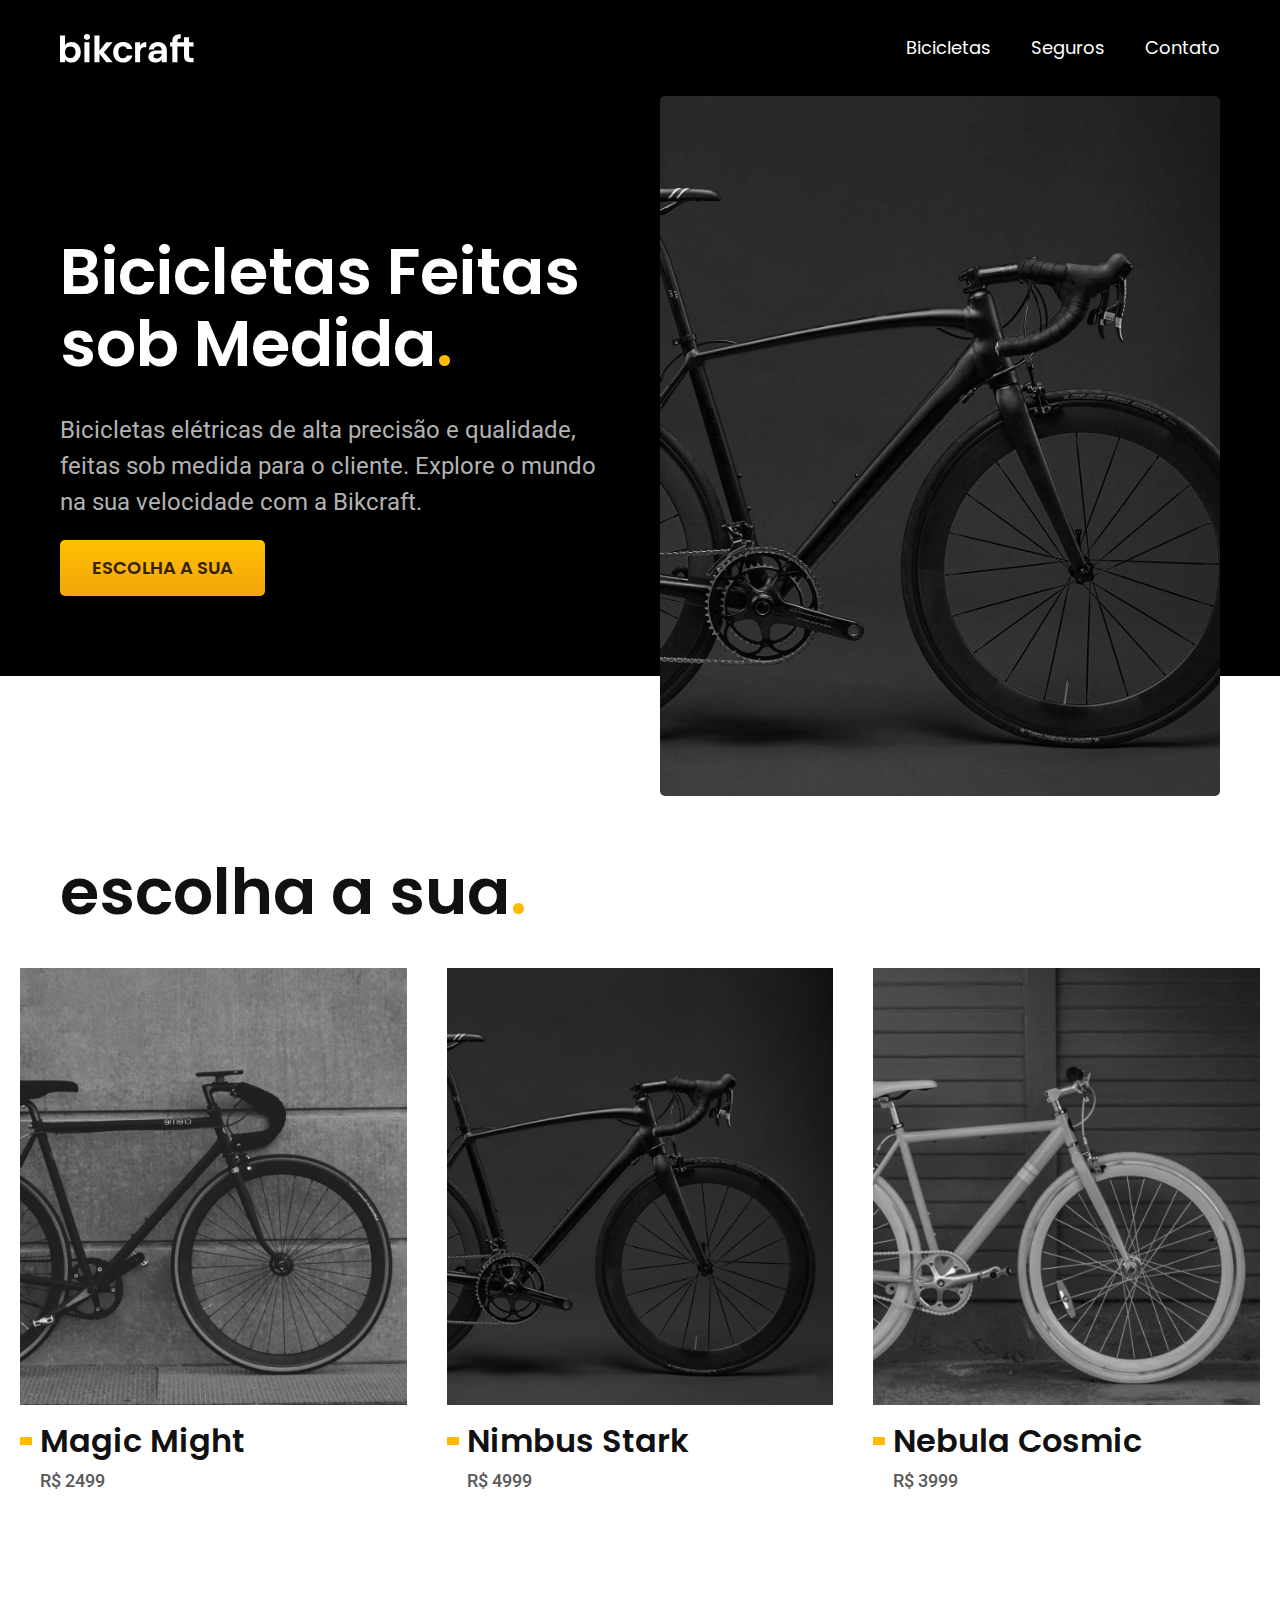
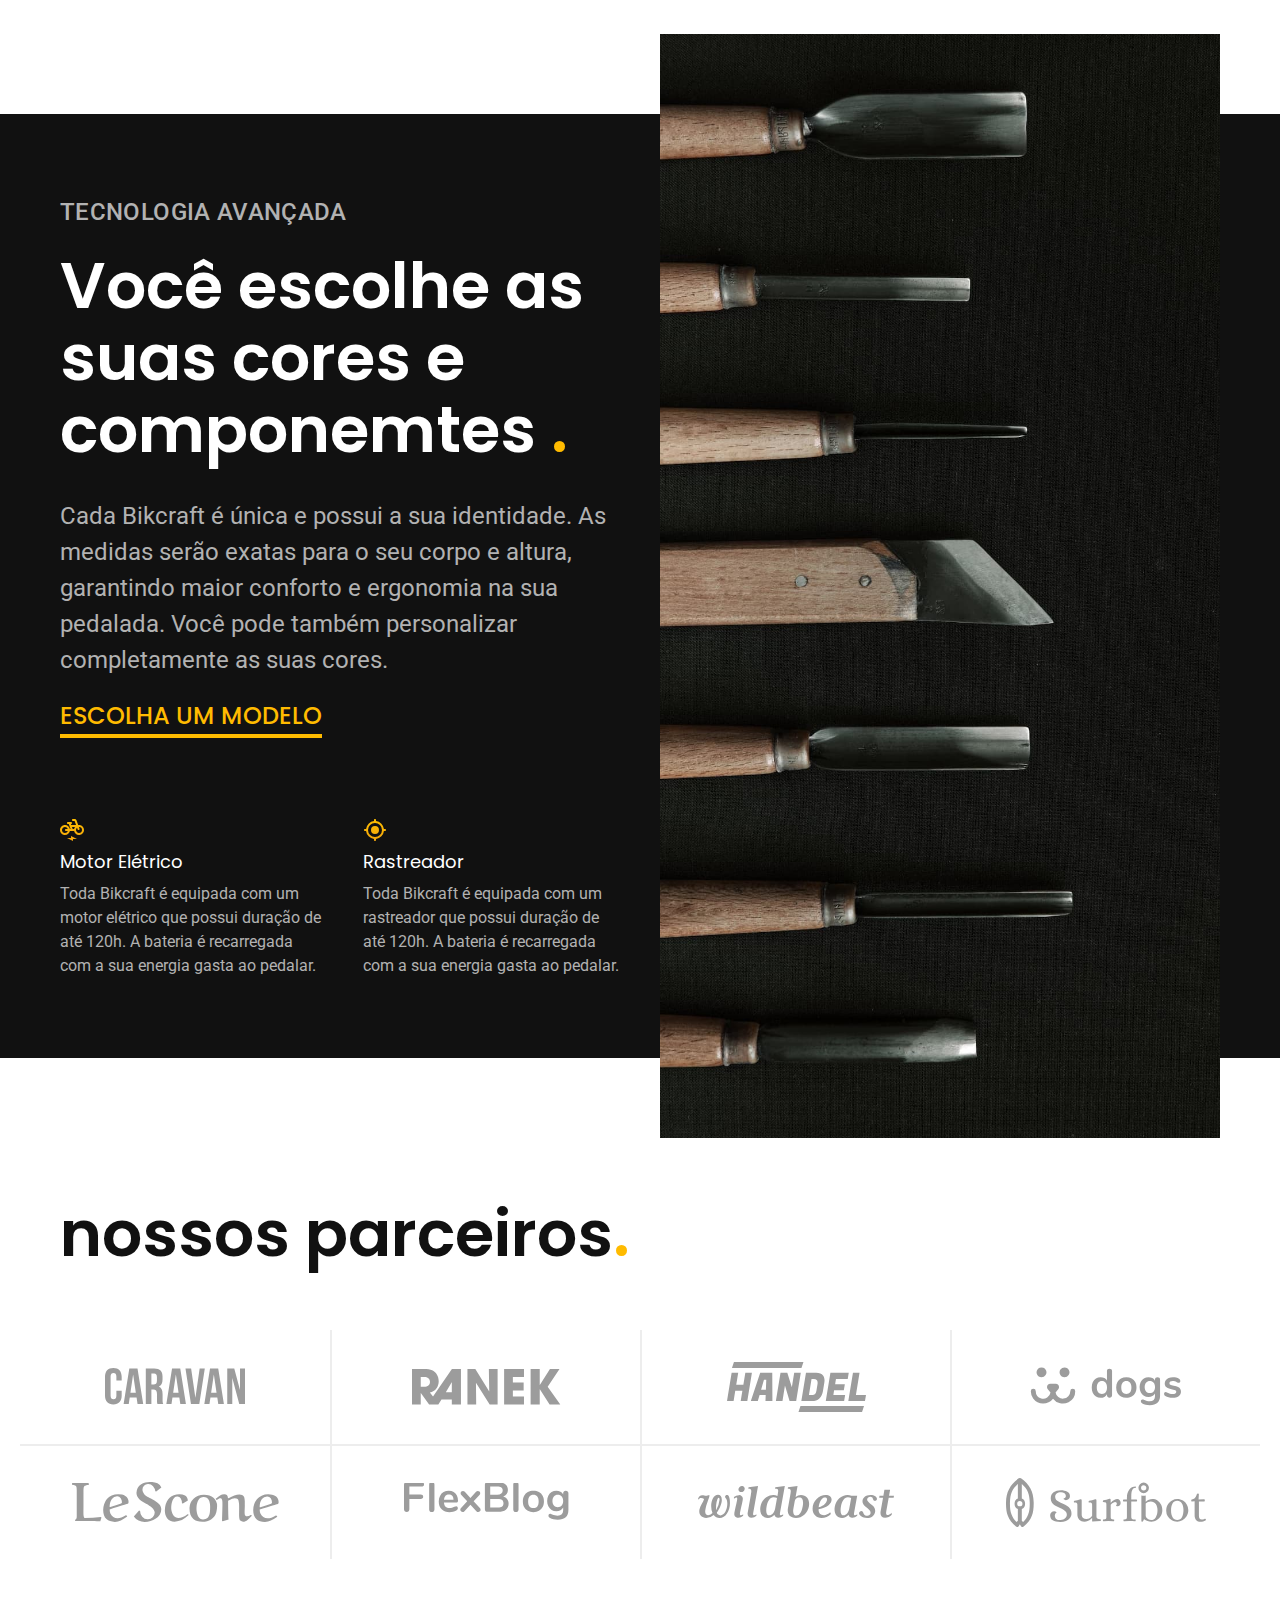
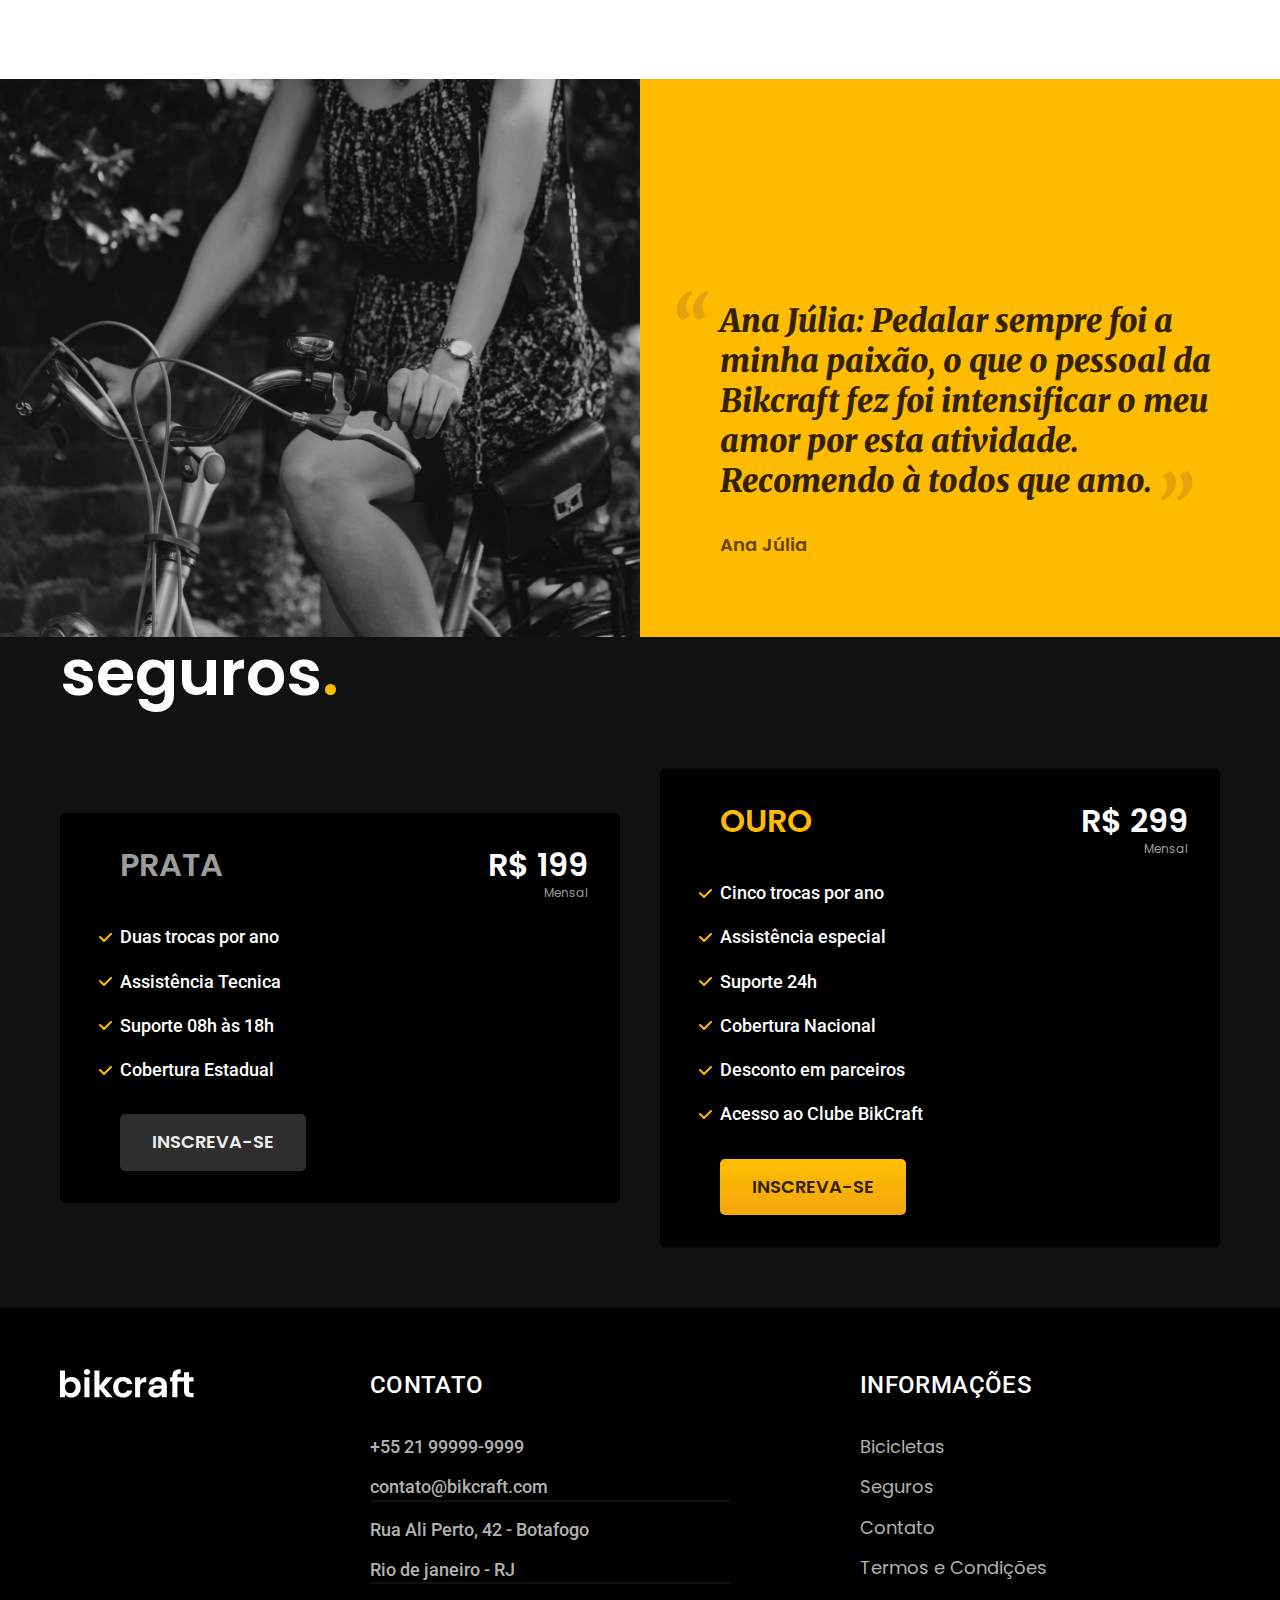
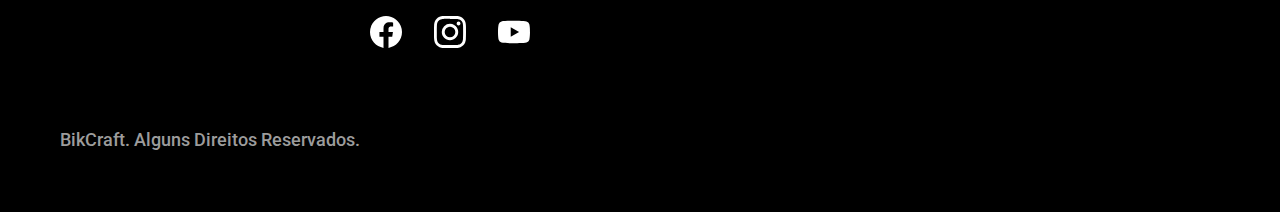
<file: index.html>
<!DOCTYPE html>
<html lang="pt-br">

<head>
  <meta charset="UTF-8">
  <meta http-equiv="X-UA-Compatible" content="IE=edge">
  <meta name="viewport" content="width=device-width, initial-scale=1.0">
  <title>BikCraft - Bicicletas Elétricas</title>
  <meta name="description" content="Bicicletas elétricas de alta precisão e qualidade,  feitas sob medida para o cliente. Explore o mundo na sua velocidade com a Bikcraft.">
  <link rel="stylesheet" href="/css/style.css">

  <link rel="preconnect" href="https://fonts.googleapis.com">
  <link rel="preconnect" href="https://fonts.gstatic.com" crossorigin>
  <link href="https://fonts.googleapis.com/css2?family=Merriweather:ital,wght@1,900&family=Poppins:wght@400;600&family=Roboto:wght@400;500&display=swap" rel="stylesheet">
</head>

<body>
  <header class="header-bg">
    <div class="header container">
      <a href="../">
        <img src="/img/bikcraft.svg" alt="BikCraft">
      </a>

      <nav aria-label="Primaria">
        <ul class="header-menu font-1-m">
          <li><a href="../bicicletas.html">Bicicletas</a></li>
          <li><a href="../seguros.html">Seguros</a></li>
          <li><a href="../contato.html">Contato</a></li>
        </ul>
      </nav>
    </div>
  </header>

  <main class="introducao-bg">
    <div class="introducao container">
      <div class="introducao-conteudo">
        <h1 class="font-1-xxl">Bicicletas Feitas sob Medida<span class="cor-p1">.</span></h1>
        <p class="font-2-l cor-5">Bicicletas elétricas de alta precisão e qualidade, feitas sob medida para o cliente. Explore o mundo na sua velocidade com a Bikcraft.</p>
        <a class="botao" href="../bicicletas.html">Escolha a sua</a>
      </div>

      <img src="/img/fotos/introducao.jpg" alt="Bicicleta Elétrica Preta">
    </div>
  </main>

  <article class="bicicletas-lista">
    <h2 class="font-1-xxl container">escolha a sua<span class="cor-p1">.</span></h2>
    <ul>
      <li>
        <a href="../bicicletas/magic.html">
          <img src="/img/bicicletas/magic-home.jpg" alt="Bicicleta preta">
          <h3 class="font-1-xl cor-11">Magic Might</h3>
          <span class="font-2-m cor-8">R$ 2499</span>
        </a>
      </li>
      <li>
        <a href="../bicicletas/magic.html">
          <img src="/img/bicicletas/nimbus-home.jpg" alt="Bicicleta preta">
          <h3 class="font-1-xl cor-11">Nimbus Stark</h3>
          <span class="font-2-m cor-8">R$ 4999</span>
        </a>
      </li>
      <li>
        <a href="../bicicletas/magic.html">
          <img src="/img/bicicletas/nebula-home.jpg" alt="Bicicleta preta">
          <h3 class="font-1-xl cor-11">Nebula Cosmic</h3>
          <span class="font-2-m cor-8">R$ 3999</span>
        </a>
      </li>
    </ul>
  </article>

  <article class="tecnologia-bg">
    <div class="tecnologia container">
      <div class="tecnologia-conteudo">
        <span class="font-2-l-b cor-5">Tecnologia Avançada</span>
        <h2 class="font-1-xxl cor-0">Você escolhe as suas cores e componemtes <span class="cor-p1">.</span></h2>
        <p class="font-2-l cor-5">Cada Bikcraft é única e possui a sua identidade. As medidas serão exatas para o seu corpo e altura, garantindo maior conforto e ergonomia na sua pedalada. Você pode também personalizar completamente as suas cores.</p>
        <a class="link" href="../bicicletas.html">Escolha um modelo</a>
        <div class="tecnologia-vantagens">
          <div>
            <img src="../img/icones/eletrica.svg" alt="">
            <h3 class="font-1-m cor-0">Motor Elétrico</h3>
            <p class="font-2-s cor-5">Toda Bikcraft é equipada com um motor elétrico que possui duração de até 120h. A bateria é recarregada com a sua energia gasta ao pedalar.</p>
          </div>
          <div>
            <img src="../img/icones/rastreador.svg" alt="">
            <h3 class="font-1-m cor-0">Rastreador</h3>
            <p class="font-2-s cor-5">Toda Bikcraft é equipada com um rastreador que possui duração de até 120h. A bateria é recarregada com a sua energia gasta ao pedalar.</p>
          </div>
        </div>
      </div>
      <div class="tecnologia-imagem">
        <img src="/img/fotos/tecnologia.jpg" alt="">
      </div>
    </div>
  </article>

  <section class="parceiros" aria-label="Nossos parceiros">
    <h2 class="font-1-xxl container">nossos parceiros<span class="cor-p1">.</span></h2>

    <ul>
      <li><img src="/img/parceiros/caravan.svg" alt="caravan"></li>
      <li><img src="/img/parceiros/ranek.svg" alt="ranek"></li>
      <li><img src="/img/parceiros/handel.svg" alt="handel"></li>
      <li><img src="/img/parceiros/dogs.svg" alt="dogs"></li>
      <li><img src="/img/parceiros/lescone.svg" alt="lescone"></li>
      <li><img src="/img/parceiros/flexblog.svg" alt="flexblog"></li>
      <li><img src="/img/parceiros/wildbeast.svg" alt="wildbeast"></li>
      <li><img src="/img/parceiros/surfbot.svg" alt="surfbot"></li>
    </ul>
  </section>

  <section class="depoimento" aria-label="Depoimento">
    <div>
      <img src="/img/fotos/depoimento.jpg" alt="Pessoa peladando uma BikCraft">
    </div>
    <div class="depoimento-conteudo">
      <blockquote class="font-1-xl cor-p5">
        <p>Ana Júlia: Pedalar sempre foi a minha paixão, o que o pessoal da Bikcraft fez foi intensificar o meu amor por esta atividade. Recomendo à todos que amo.
        </p>
      </blockquote>
      <span class="font-1-m-b cor-p4">Ana Júlia</span>
    </div>
  </section>

  <article class="seguros-bg">
    <h2 class="font-1-xxl container cor-0">seguros<span class="cor-p1">.</span></h2>
    <div class="seguros container">
      <div class="seguros-item">
        <h3 class="font-1-xl cor-6">PRATA</h3>
        <span class="font-1-xl cor-0">R$ 199 <span class="font-1-xs cor-6">Mensal</span></span>
        <ul class="font-2-m cor-0">
          <li>Duas trocas por ano</li>
          <li>Assistência Tecnica</li>
          <li>Suporte 08h às 18h</li>
          <li>Cobertura Estadual</li>
        </ul>
        <a class="botao secundario" href="../orcamento.html">Inscreva-se</a>
      </div>

      <div class="seguros-item">
        <h3 class="font-1-xl cor-p1">OURO</h3>
        <span class="font-1-xl cor-0">R$ 299 <span class="font-1-xs cor-6">Mensal</span></span>
        <ul class="font-2-m cor-0">
          <li>Cinco trocas por ano</li>
          <li>Assistência especial</li>
          <li>Suporte 24h</li>
          <li>Cobertura Nacional</li>
          <li>Desconto em parceiros</li>
          <li>Acesso ao Clube BikCraft</li>
        </ul>
        <a class="botao" href="../orcamento.html">Inscreva-se</a>
      </div>
    </div>
  </article>

  <footer class="footer-bg">
    <div class="footer container">
      <img src="/img/bikcraft.svg" alt="Logo BikCraft">
      <div class="footer-contato">
        <h3 class="font-2-l-b cor-0">Contato</h3>
        <ul class="font-2-m cor-5">
          <li><a href="tel:+5521999999999">+55 21 99999-9999</a></li>
          <li><a href="mailto:contato@bikcraft.com"></a>contato@bikcraft.com</li>
          <li>Rua Ali Perto, 42 - Botafogo</li>
          <li>Rio de janeiro - RJ</li>
        </ul>
        <div class="footer-redes">
          <a href="/">
            <img src="/img/redes/facebook.svg" alt="Instagra,">
          </a>
          <a href="/">
            <img src="/img/redes/instagram.svg" alt="FaceBook">
          </a>
          <a href="/">
            <img src="/img/redes/youtube.svg" alt="Youtube">
          </a>
        </div>
      </div>
      <div class="footer-informacoes">
        <h3 class="font-2-l-b cor-0">Informações</h3>
        <nav>
          <ul class="font-1-m cor-5">
            <li><a href="../bicicletas.html">Bicicletas</a></li>
            <li><a href="../seguros.html">Seguros</a></li>
            <li><a href="../contato.html">Contato</a></li>
            <li><a href="../termos.html">Termos e Condições</a></li>
          </ul>
        </nav>
      </div>
      <p class="footer-copy font-2-m cor-6">BikCraft. Alguns Direitos Reservados.</p>
    </div>
  </footer>
</body>




</html>
</file>
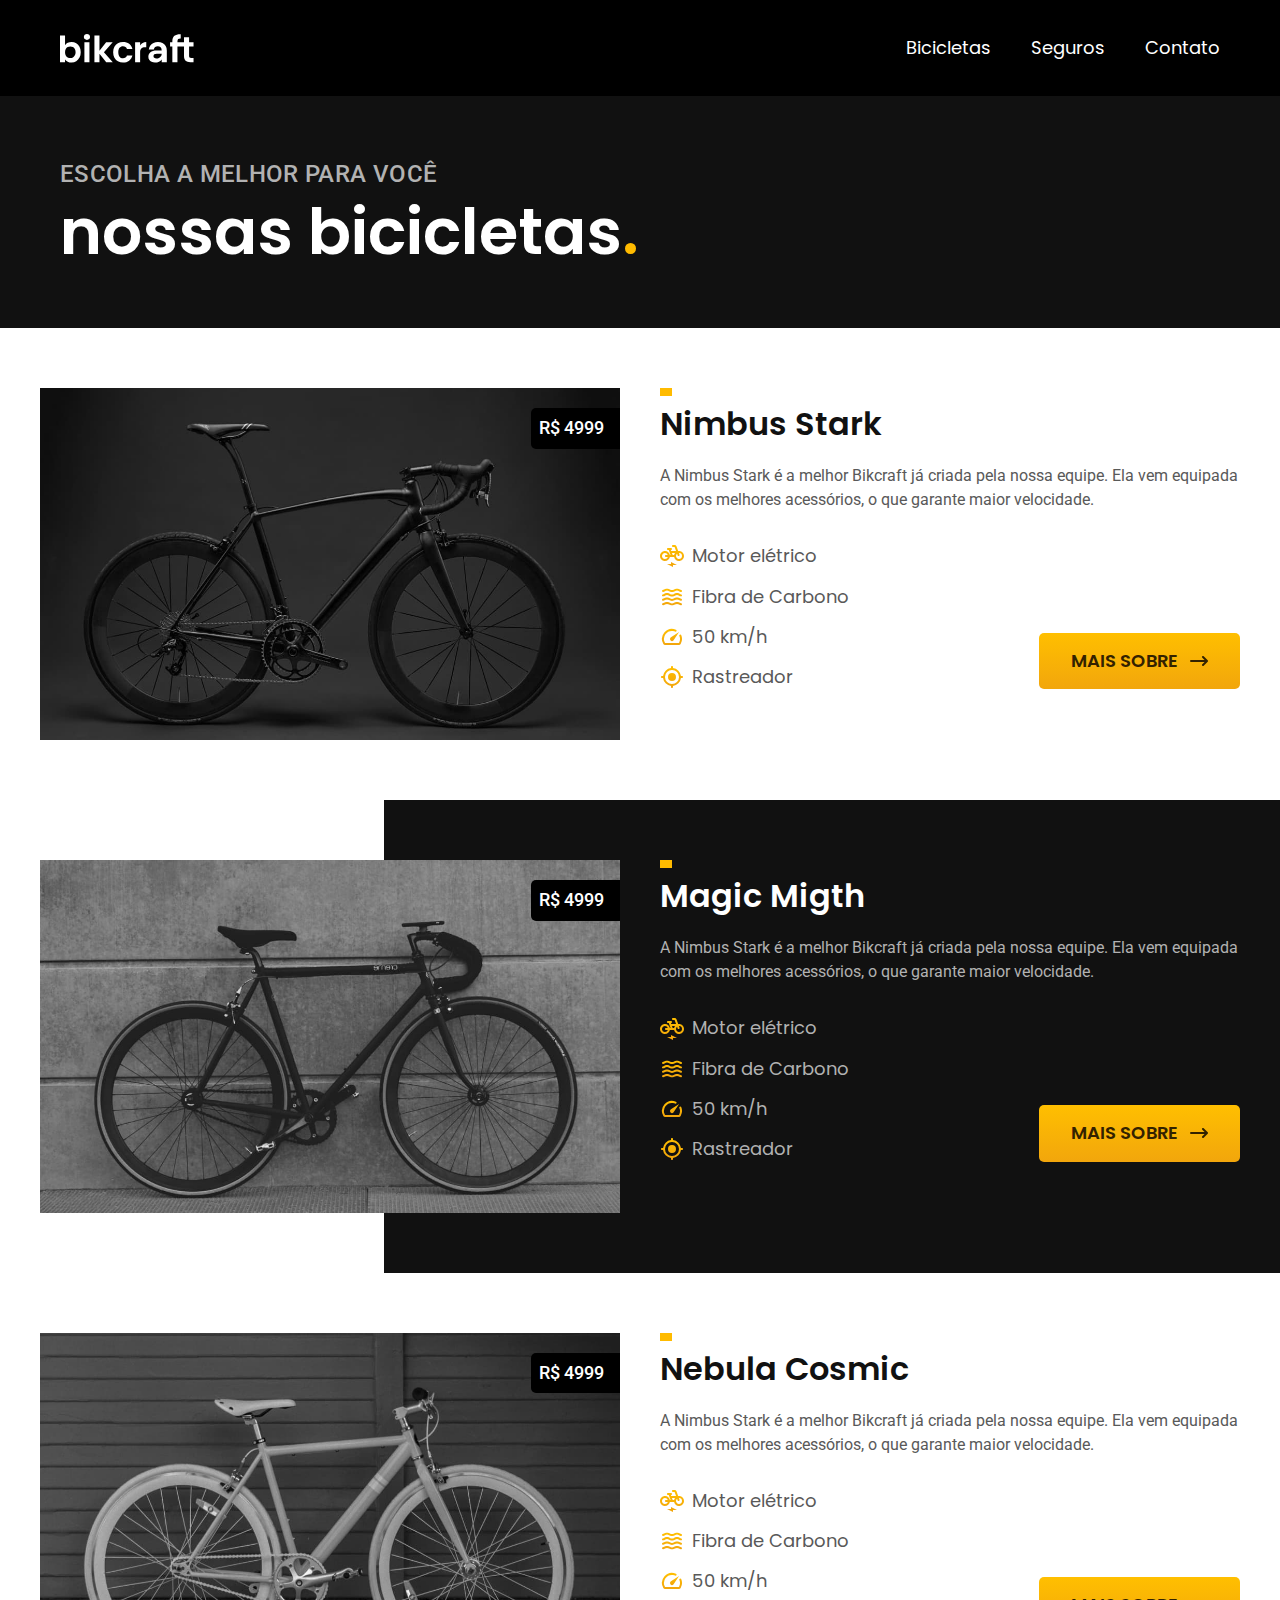
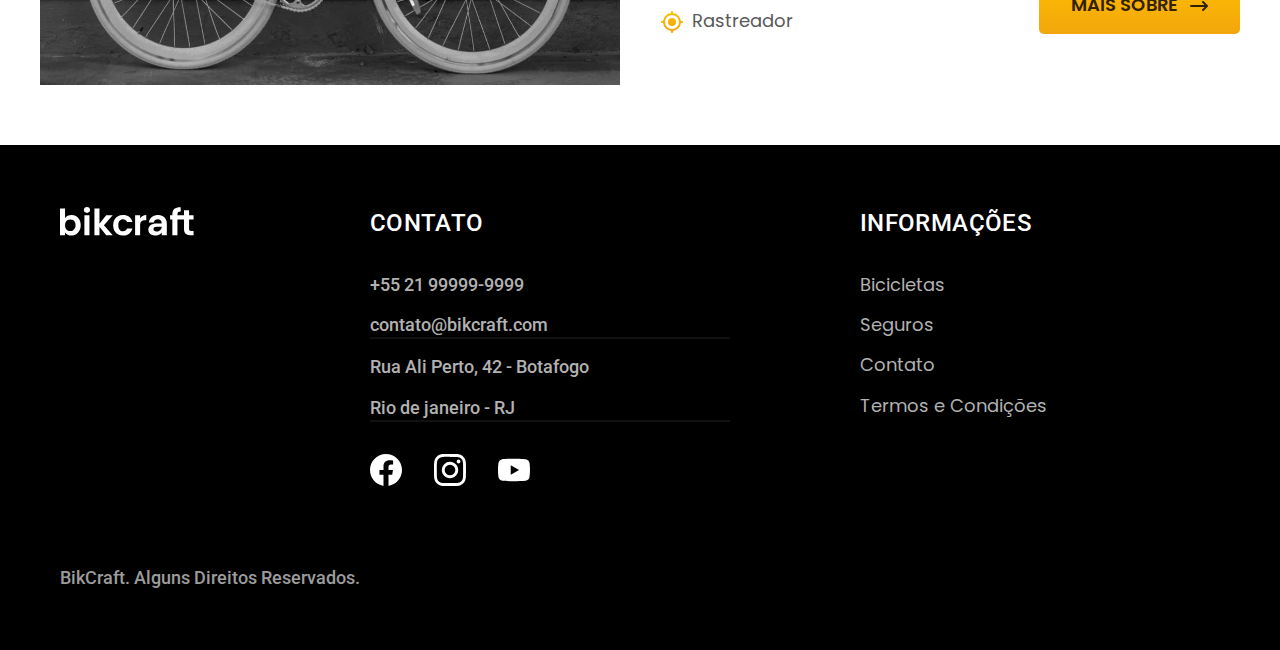
<file: bicicletas.html>
<!DOCTYPE html>
<html lang="pt-br">

<head>
  <meta charset="UTF-8">
  <meta http-equiv="X-UA-Compatible" content="IE=edge">
  <meta name="viewport" content="width=device-width, initial-scale=1.0">
  <title>Bicicletas | BikCraft</title>
  <meta name="description" content="Termos e Condições">
  <link rel="stylesheet" href="/css/style.css">

  <link rel="preconnect" href="https://fonts.googleapis.com">
  <link rel="preconnect" href="https://fonts.gstatic.com" crossorigin>
  <link href="https://fonts.googleapis.com/css2?family=Merriweather:ital,wght@1,900&family=Poppins:wght@400;600&family=Roboto:wght@400;500&display=swap" rel="stylesheet">
</head>

<body id="bicicletas">
  <header class="header-bg">
    <div class="header container">
      <a href="../">
        <img src="/img/bikcraft.svg" alt="BikCraft">
      </a>

      <nav aria-label="Primaria">
        <ul class="header-menu font-1-m">
          <li><a href="../bicicletas.html">Bicicletas</a></li>
          <li><a href="../seguros.html">Seguros</a></li>
          <li><a href="../contato.html">Contato</a></li>
        </ul>
      </nav>
    </div>
  </header>

  <main>
    <div class="titulo-bg">
      <div class="titulo container">
        <p class="font-2-l-b cor-5">Escolha a melhor para você</p>
        <h1 class="font-1-xxl cor-0">nossas bicicletas<span class="cor-p1">.</span></h1>
      </div>
    </div>

    <div class="bicicletas-bg">
      <div class="bicicletas container">
        <div class="bicicletas-imagem">
          <img src="/img/bicicletas/nimbus.jpg" alt="Bicicleta preta">
          <span class="font-2-m cor-0">R$ 4999</span>
        </div>
        <div class="bicicletas-conteudo">
          <h2 class="font-1-xl">Nimbus Stark</h2>
          <p class="font-2-s cor-8">A Nimbus Stark é a melhor Bikcraft já criada pela nossa equipe. Ela vem equipada com os melhores acessórios, o que garante maior velocidade.</p>
          <ul class="font-1-m cor-8">
            <li><img src="/img/icones/eletrica.svg" alt="">Motor elétrico
            </li>
            <li><img src="/img/icones/carbono.svg" alt="">Fibra de Carbono
            </li>
            <li><img src="/img/icones/velocidade.svg" alt="">50 km/h
            </li>
            <li><img src="/img/icones/rastreador.svg" alt="">Rastreador
            </li>
          </ul>
          <a class="botao seta" href="../bicicletas/nimbus.html">Mais Sobre</a>
        </div>
      </div>
    </div>

    <div class="bicicletas-bg">
      <div class="bicicletas container">
        <div class="bicicletas-imagem">
          <img src="/img/bicicletas/magic.jpg" alt="Bicicleta preta">
          <span class="font-2-m cor-0">R$ 4999</span>
        </div>
        <div class="bicicletas-conteudo">
          <h2 class="font-1-xl cor-0">Magic Migth</h2>
          <p class="font-2-s cor-5">A Nimbus Stark é a melhor Bikcraft já criada pela nossa equipe. Ela vem equipada com os melhores acessórios, o que garante maior velocidade.</p>
          <ul class="font-1-m cor-5">
            <li><img src="/img/icones/eletrica.svg" alt="">Motor elétrico
            </li>
            <li><img src="/img/icones/carbono.svg" alt="">Fibra de Carbono
            </li>
            <li><img src="/img/icones/velocidade.svg" alt="">50 km/h
            </li>
            <li><img src="/img/icones/rastreador.svg" alt="">Rastreador
            </li>
          </ul>
          <a class="botao seta" href="../bicicletas/magic.html">Mais Sobre</a>
        </div>
      </div>
    </div>

    <div class="bicicletas-bg">
      <div class="bicicletas container">
        <div class="bicicletas-imagem">
          <img src="/img/bicicletas/nebula.jpg" alt="Bicicleta preta">
          <span class="font-2-m cor-0">R$ 4999</span>
        </div>
        <div class="bicicletas-conteudo">
          <h2 class="font-1-xl">Nebula Cosmic</h2>
          <p class="font-2-s cor-8">A Nimbus Stark é a melhor Bikcraft já criada pela nossa equipe. Ela vem equipada com os melhores acessórios, o que garante maior velocidade.</p>
          <ul class="font-1-m cor-8">
            <li><img src="/img/icones/eletrica.svg" alt="">Motor elétrico
            </li>
            <li><img src="/img/icones/carbono.svg" alt="">Fibra de Carbono
            </li>
            <li><img src="/img/icones/velocidade.svg" alt="">50 km/h
            </li>
            <li><img src="/img/icones/rastreador.svg" alt="">Rastreador
            </li>
          </ul>
          <a class="botao seta" href="../bicicletas/nebula.html">Mais Sobre</a>
        </div>
      </div>
    </div>

  </main>

  <footer class="footer-bg">
    <div class="footer container">
      <img src="/img/bikcraft.svg" alt="Logo BikCraft">
      <div class="footer-contato">
        <h3 class="font-2-l-b cor-0">Contato</h3>
        <ul class="font-2-m cor-5">
          <li><a href="tel:+5521999999999">+55 21 99999-9999</a></li>
          <li><a href="mailto:contato@bikcraft.com"></a>contato@bikcraft.com</li>
          <li>Rua Ali Perto, 42 - Botafogo</li>
          <li>Rio de janeiro - RJ</li>
        </ul>
        <div class="footer-redes">
          <a href="/">
            <img src="/img/redes/facebook.svg" alt="Instagra,">
          </a>
          <a href="/">
            <img src="/img/redes/instagram.svg" alt="FaceBook">
          </a>
          <a href="/">
            <img src="/img/redes/youtube.svg" alt="Youtube">
          </a>
        </div>
      </div>
      <div class="footer-informacoes">
        <h3 class="font-2-l-b cor-0">Informações</h3>
        <nav>
          <ul class="font-1-m cor-5">
            <li><a href="../bicicletas.html">Bicicletas</a></li>
            <li><a href="../seguros.html">Seguros</a></li>
            <li><a href="../contato.html">Contato</a></li>
            <li><a href="../termos.html">Termos e Condições</a></li>
          </ul>
        </nav>
      </div>
      <p class="footer-copy font-2-m cor-6">BikCraft. Alguns Direitos Reservados.</p>
    </div>
  </footer>
</body>
</file>
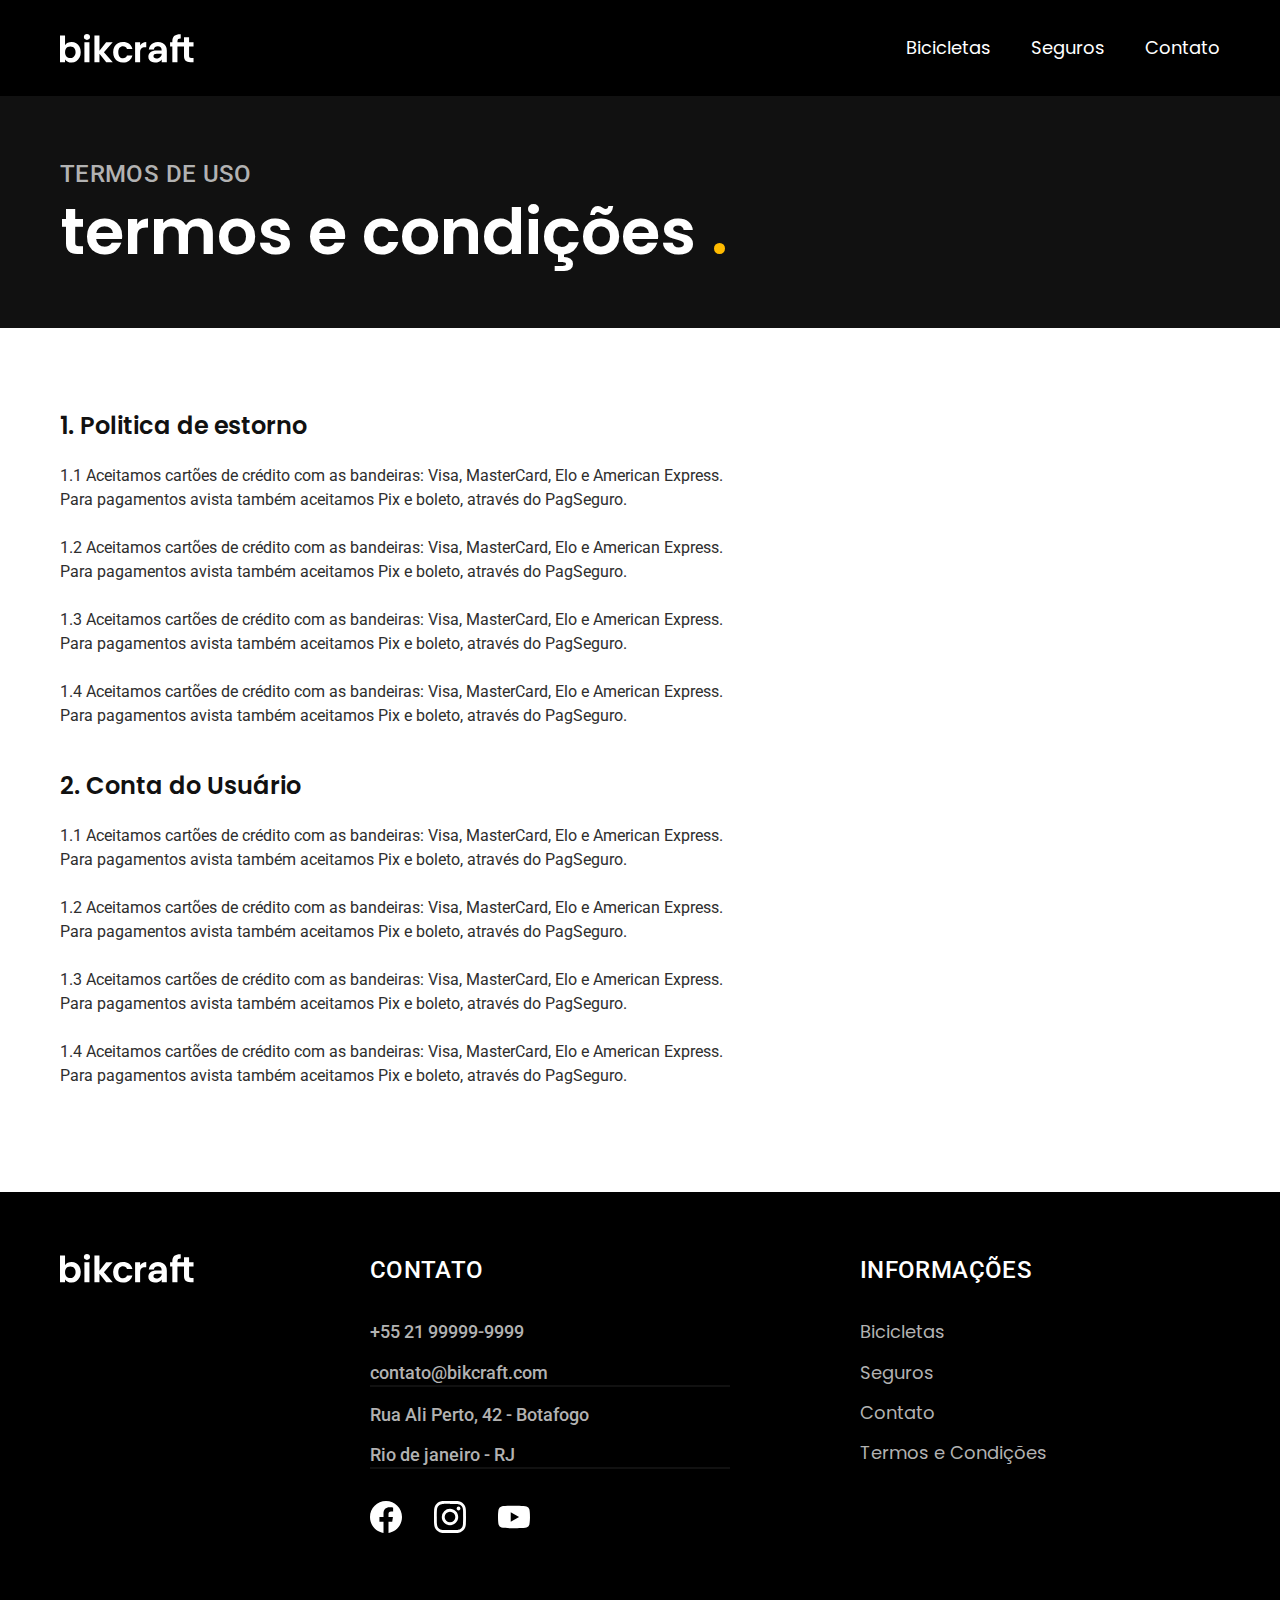
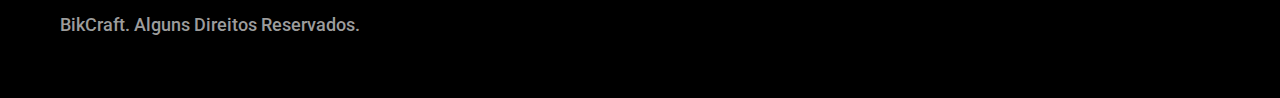
<file: contato.html>
<!DOCTYPE html>
<html lang="pt-br">

<head>
  <meta charset="UTF-8">
  <meta http-equiv="X-UA-Compatible" content="IE=edge">
  <meta name="viewport" content="width=device-width, initial-scale=1.0">
  <title>Termos e Condições | BikCraft</title>
  <meta name="description" content="Termos e Condições">
  <link rel="stylesheet" href="/css/style.css">

  <link rel="preconnect" href="https://fonts.googleapis.com">
  <link rel="preconnect" href="https://fonts.gstatic.com" crossorigin>
  <link href="https://fonts.googleapis.com/css2?family=Merriweather:ital,wght@1,900&family=Poppins:wght@400;600&family=Roboto:wght@400;500&display=swap" rel="stylesheet">
</head>

<body id="termos">
  <header class="header-bg">
    <div class="header container">
      <a href="./">
        <img src="/img/bikcraft.svg" alt="BikCraft">
      </a>

      <nav aria-label="Primaria">
        <ul class="header-menu font-1-m">
          <li><a href="../bicicletas.html">Bicicletas</a></li>
          <li><a href="../seguros.html">Seguros</a></li>
          <li><a href="../contato.html">Contato</a></li>
        </ul>
      </nav>
    </div>
  </header>

  <main>
    <div class="titulo-bg">
      <div class="titulo container">
        <p class="font-2-l-b cor-5">Termos de uso</p>
        <h1 class="font-1-xxl cor-0">termos e condições <span class="cor-p1">.</span></h1>
      </div>
    </div>

    <div class="termos font-2-s cor-10 container">
      <h2 class="font-1-l cor-11">1. Politica de estorno</h2>
      <p>1.1 Aceitamos cartões de crédito com as bandeiras: Visa, MasterCard, Elo e American Express. Para pagamentos avista também aceitamos Pix e boleto, através do PagSeguro.

      <p> 1.2 Aceitamos cartões de crédito com as bandeiras: Visa, MasterCard, Elo e American Express. Para pagamentos avista também aceitamos Pix e boleto, através do PagSeguro.</p>

      <p> 1.3 Aceitamos cartões de crédito com as bandeiras: Visa, MasterCard, Elo e American Express. Para pagamentos avista também aceitamos Pix e boleto, através do PagSeguro.</p>

      <p> 1.4 Aceitamos cartões de crédito com as bandeiras: Visa, MasterCard, Elo e American Express. Para pagamentos avista também aceitamos Pix e boleto, através do PagSeguro.</p>

      <h2 class="font-1-l cor-11">2. Conta do Usuário</h2>
      <p>1.1 Aceitamos cartões de crédito com as bandeiras: Visa, MasterCard, Elo e American Express. Para pagamentos avista também aceitamos Pix e boleto, através do PagSeguro.

      <p> 1.2 Aceitamos cartões de crédito com as bandeiras: Visa, MasterCard, Elo e American Express. Para pagamentos avista também aceitamos Pix e boleto, através do PagSeguro.</p>

      <p> 1.3 Aceitamos cartões de crédito com as bandeiras: Visa, MasterCard, Elo e American Express. Para pagamentos avista também aceitamos Pix e boleto, através do PagSeguro.</p>

      <p> 1.4 Aceitamos cartões de crédito com as bandeiras: Visa, MasterCard, Elo e American Express. Para pagamentos avista também aceitamos Pix e boleto, através do PagSeguro.</p>
    </div>
  </main>

  <footer class="footer-bg">
    <div class="footer container">
      <img src="/img/bikcraft.svg" alt="Logo BikCraft">
      <div class="footer-contato">
        <h3 class="font-2-l-b cor-0">Contato</h3>
        <ul class="font-2-m cor-5">
          <li><a href="tel:+5521999999999">+55 21 99999-9999</a></li>
          <li><a href="mailto:contato@bikcraft.com"></a>contato@bikcraft.com</li>
          <li>Rua Ali Perto, 42 - Botafogo</li>
          <li>Rio de janeiro - RJ</li>
        </ul>
        <div class="footer-redes">
          <a href="/">
            <img src="/img/redes/facebook.svg" alt="Instagra,">
          </a>
          <a href="/">
            <img src="/img/redes/instagram.svg" alt="FaceBook">
          </a>
          <a href="/">
            <img src="/img/redes/youtube.svg" alt="Youtube">
          </a>
        </div>
      </div>
      <div class="footer-informacoes">
        <h3 class="font-2-l-b cor-0">Informações</h3>
        <nav>
          <ul class="font-1-m cor-5">
            <li><a href="../bicicletas.html">Bicicletas</a></li>
            <li><a href="../seguros.html">Seguros</a></li>
            <li><a href="../contato.html">Contato</a></li>
            <li><a href="../termos.html">Termos e Condições</a></li>
          </ul>
        </nav>
      </div>
      <p class="footer-copy font-2-m cor-6">BikCraft. Alguns Direitos Reservados.</p>
    </div>
  </footer>
</body>
</file>
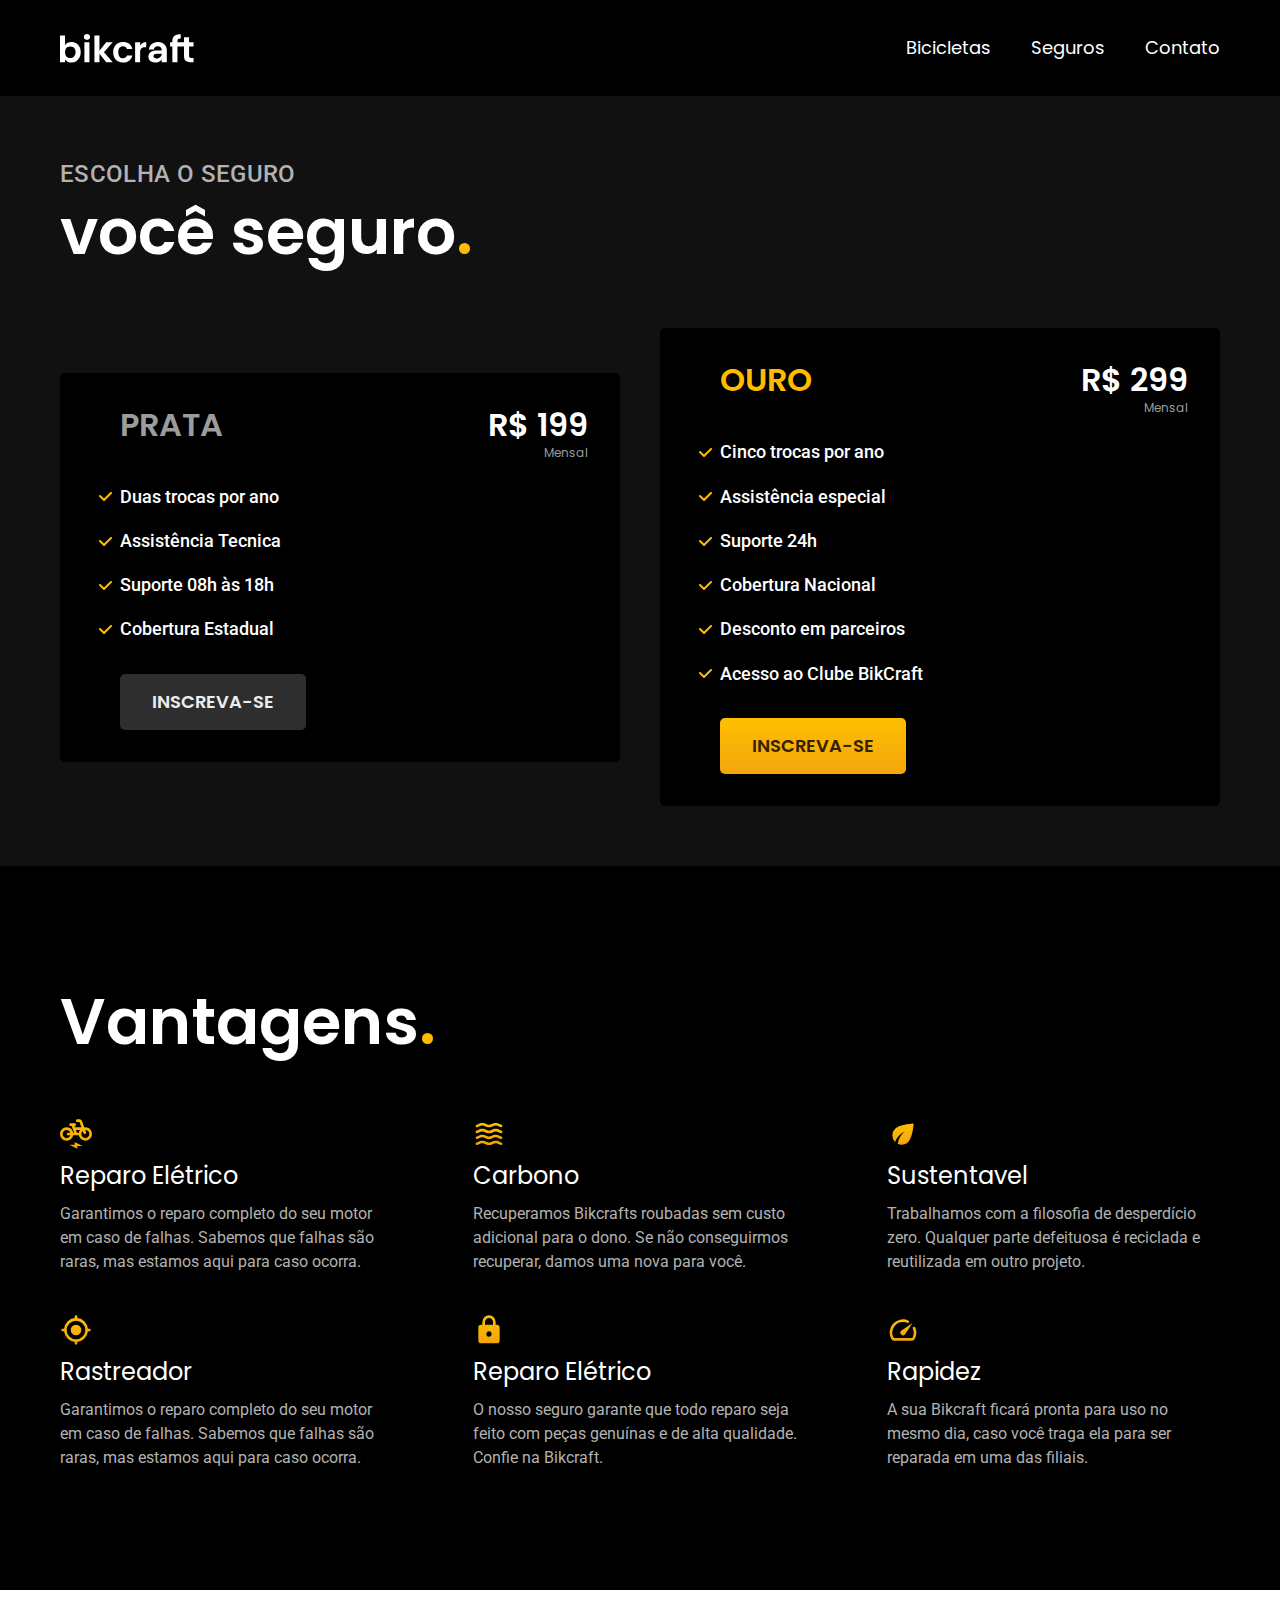
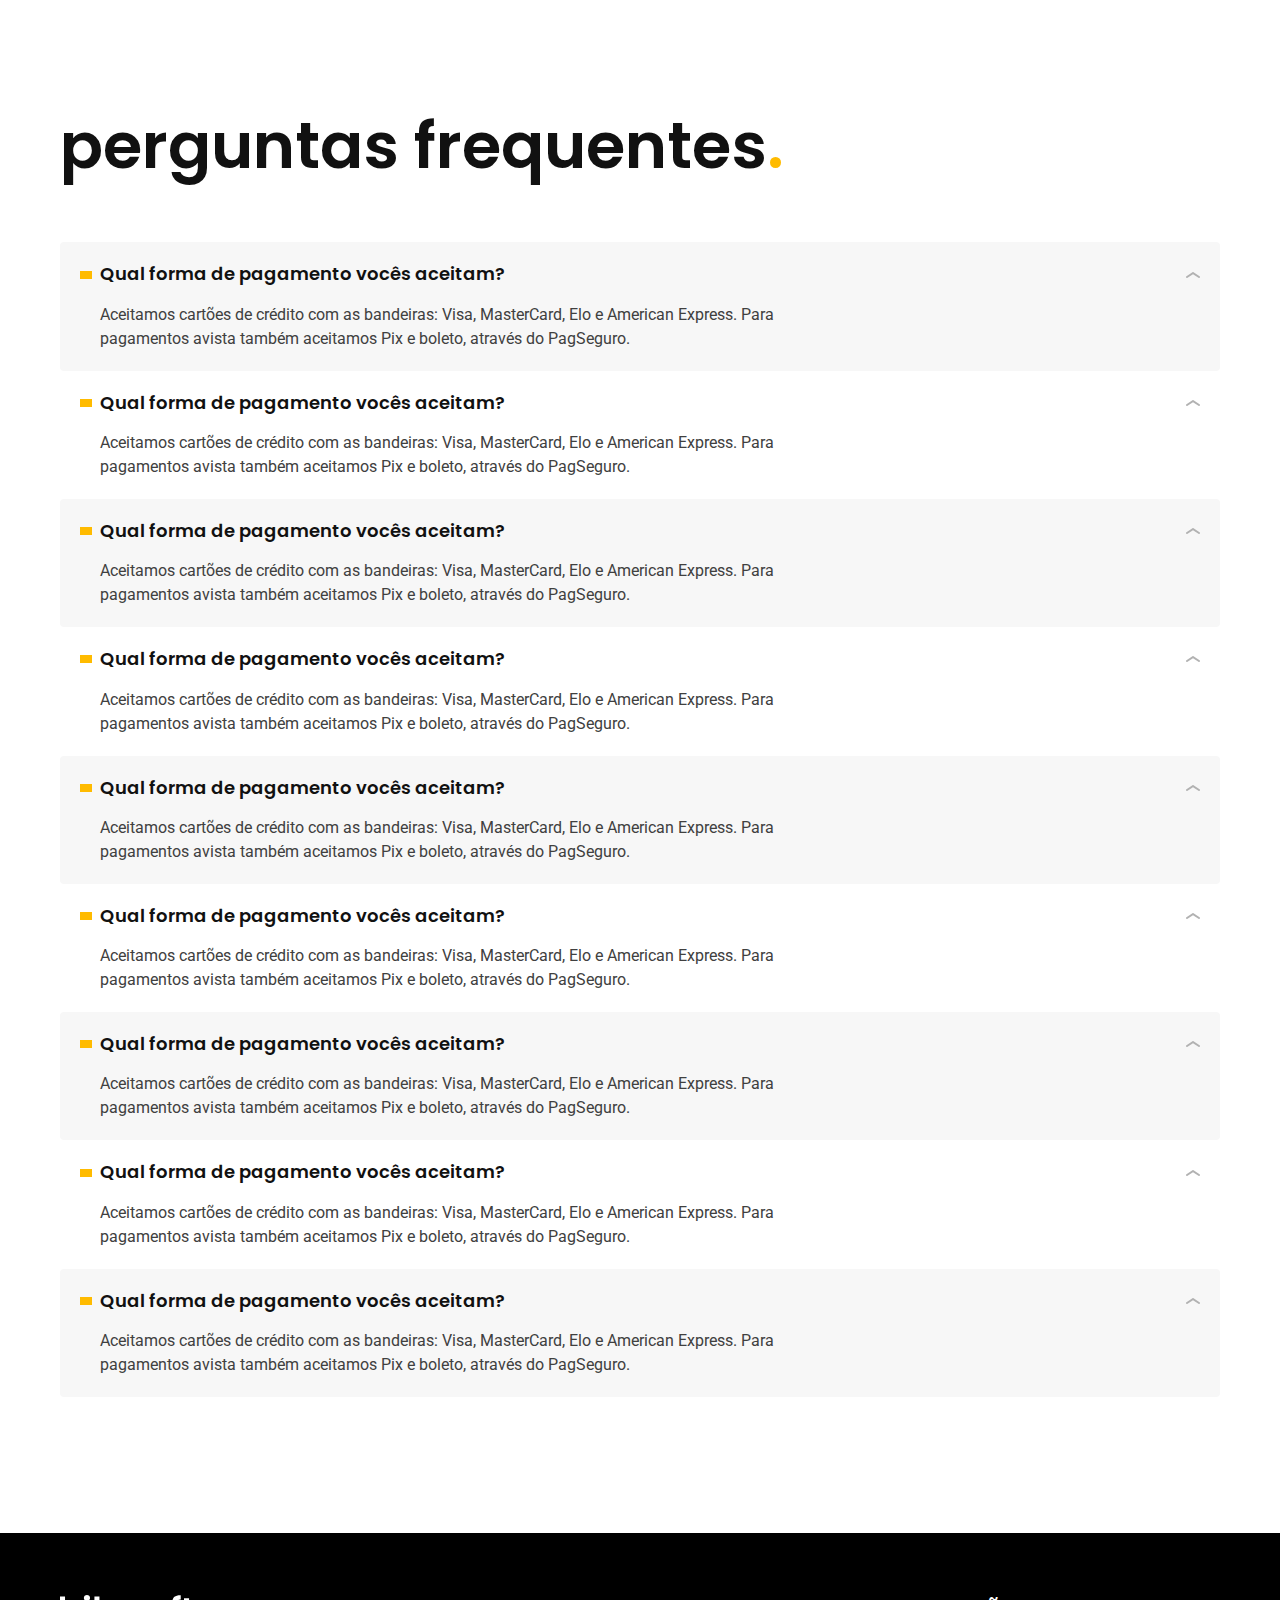
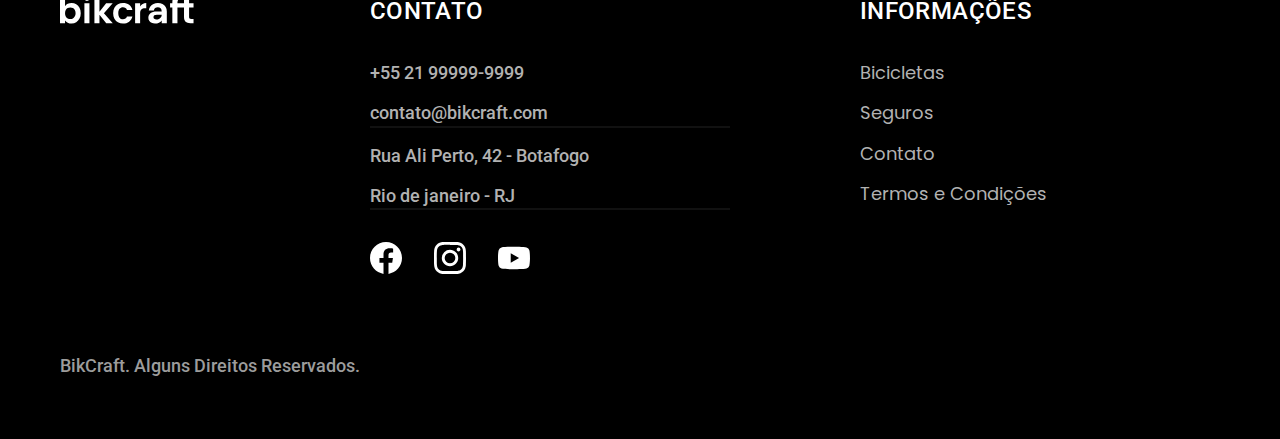
<file: seguros.html>
<!DOCTYPE html>
<html lang="pt-br">

<head>
  <meta charset="UTF-8">
  <meta http-equiv="X-UA-Compatible" content="IE=edge">
  <meta name="viewport" content="width=device-width, initial-scale=1.0">
  <title>Seguros | BikCraft</title>
  <meta name="description" content="Seguros">
  <link rel="stylesheet" href="/css/style.css">

  <link rel="preconnect" href="https://fonts.googleapis.com">
  <link rel="preconnect" href="https://fonts.gstatic.com" crossorigin>
  <link href="https://fonts.googleapis.com/css2?family=Merriweather:ital,wght@1,900&family=Poppins:wght@400;600&family=Roboto:wght@400;500&display=swap" rel="stylesheet">
</head>

<body id="seguros">
  <header class="header-bg">
    <div class="header container">
      <a href="../">
        <img src="/img/bikcraft.svg" alt="BikCraft">
      </a>

      <nav aria-label="Primaria">
        <ul class="header-menu font-1-m">
          <li><a href="../bicicletas.html">Bicicletas</a></li>
          <li><a href="../seguros.html">Seguros</a></li>
          <li><a href="../contato.html">Contato</a></li>
        </ul>
      </nav>
    </div>
  </header>

  <main class="seguros-bg">
    <div class="titulo-bg">
      <div class="titulo container">
        <p class="font-2-l-b cor-5">escolha o seguro</p>
        <h1 class="font-1-xxl cor-0">você seguro<span class="cor-p1">.</span></h1>
      </div>
    </div>


    <div class="seguros container">
      <div class="seguros-item">
        <h3 class="font-1-xl cor-6">PRATA</h3>
        <span class="font-1-xl cor-0">R$ 199 <span class="font-1-xs cor-6">Mensal</span></span>
        <ul class="font-2-m cor-0">
          <li>Duas trocas por ano</li>
          <li>Assistência Tecnica</li>
          <li>Suporte 08h às 18h</li>
          <li>Cobertura Estadual</li>
        </ul>
        <a class="botao secundario" href="../orcamento.html">Inscreva-se</a>
      </div>

      <div class="seguros-item">
        <h3 class="font-1-xl cor-p1">OURO</h3>
        <span class="font-1-xl cor-0">R$ 299 <span class="font-1-xs cor-6">Mensal</span></span>
        <ul class="font-2-m cor-0">
          <li>Cinco trocas por ano</li>
          <li>Assistência especial</li>
          <li>Suporte 24h</li>
          <li>Cobertura Nacional</li>
          <li>Desconto em parceiros</li>
          <li>Acesso ao Clube BikCraft</li>
        </ul>
        <a class="botao" href="../orcamento.html">Inscreva-se</a>
      </div>
    </div>
  </main>

  <article class="vantagens-bg">
    <div class="vantagens container">
      <h2 class="font-1-xxl cor-0">Vantagens<span class="cor-p1">.</span></h2>

      <ul>
        <li>
          <img src="/img/icones/eletrica.svg" alt="">
          <h3 class="font-1-l cor-0">Reparo Elétrico</h3>
          <p class="font-2-s cor-5">Garantimos o reparo completo do seu motor em caso de falhas. Sabemos que falhas são raras, mas estamos aqui para caso ocorra.</p>
        </li>

        <li>
          <img src="/img/icones/carbono.svg" alt="">
          <h3 class="font-1-l cor-0">Carbono</h3>
          <p class="font-2-s cor-5">Recuperamos Bikcrafts roubadas sem custo adicional para o dono. Se não conseguirmos recuperar, damos uma nova para você.</p>
        </li>

        <li>
          <img src="/img/icones/sustentavel.svg" alt="">
          <h3 class="font-1-l cor-0">Sustentavel</h3>
          <p class="font-2-s cor-5">Trabalhamos com a filosofia de desperdício zero. Qualquer parte defeituosa é reciclada e reutilizada em outro projeto.</p>
        </li>

        <li>
          <img src="/img/icones/rastreador.svg" alt="">
          <h3 class="font-1-l cor-0">Rastreador</h3>
          <p class="font-2-s cor-5">Garantimos o reparo completo do seu motor em caso de falhas. Sabemos que falhas são raras, mas estamos aqui para caso ocorra.</p>
        </li>

        <li>
          <img src="/img/icones/seguro.svg" alt="">
          <h3 class="font-1-l cor-0">Reparo Elétrico</h3>
          <p class="font-2-s cor-5">O nosso seguro garante que todo reparo seja feito com peças genuínas e de alta qualidade. Confie na Bikcraft.</p>
        </li>

        <li>
          <img src="/img/icones/velocidade.svg" alt="">
          <h3 class="font-1-l cor-0">Rapidez</h3>
          <p class="font-2-s cor-5">A sua Bikcraft ficará pronta para uso no mesmo dia, caso você traga ela para ser reparada em uma das filiais.</p>
        </li>
      </ul>
    </div>
  </article>

  <article class="perguntas container">
    <h2 class="font-1-xxl ">perguntas frequentes<span class="cor-p1">.</span></h2>

    <dl>
      <div>
        <dt class="font-1-m-b">Qual forma de pagamento vocês aceitam?</dt>
        <dd class="font-2-s cor-9">Aceitamos cartões de crédito com as bandeiras: Visa, MasterCard, Elo e American Express. Para pagamentos avista também aceitamos Pix e boleto, através do PagSeguro.</dd>
      </div>

      <div>
        <dt class="font-1-m-b">Qual forma de pagamento vocês aceitam?</dt>
        <dd class="font-2-s cor-9">Aceitamos cartões de crédito com as bandeiras: Visa, MasterCard, Elo e American Express. Para pagamentos avista também aceitamos Pix e boleto, através do PagSeguro.</dd>
      </div>

      <div>
        <dt class="font-1-m-b">Qual forma de pagamento vocês aceitam?</dt>
        <dd class="font-2-s cor-9">Aceitamos cartões de crédito com as bandeiras: Visa, MasterCard, Elo e American Express. Para pagamentos avista também aceitamos Pix e boleto, através do PagSeguro.</dd>
      </div>

      <div>
        <dt class="font-1-m-b">Qual forma de pagamento vocês aceitam?</dt>
        <dd class="font-2-s cor-9">Aceitamos cartões de crédito com as bandeiras: Visa, MasterCard, Elo e American Express. Para pagamentos avista também aceitamos Pix e boleto, através do PagSeguro.</dd>
      </div>

      <div>
        <dt class="font-1-m-b">Qual forma de pagamento vocês aceitam?</dt>
        <dd class="font-2-s cor-9">Aceitamos cartões de crédito com as bandeiras: Visa, MasterCard, Elo e American Express. Para pagamentos avista também aceitamos Pix e boleto, através do PagSeguro.</dd>
      </div>

      <div>
        <dt class="font-1-m-b">Qual forma de pagamento vocês aceitam?</dt>
        <dd class="font-2-s cor-9">Aceitamos cartões de crédito com as bandeiras: Visa, MasterCard, Elo e American Express. Para pagamentos avista também aceitamos Pix e boleto, através do PagSeguro.</dd>
      </div>

      <div>
        <dt class="font-1-m-b">Qual forma de pagamento vocês aceitam?</dt>
        <dd class="font-2-s cor-9">Aceitamos cartões de crédito com as bandeiras: Visa, MasterCard, Elo e American Express. Para pagamentos avista também aceitamos Pix e boleto, através do PagSeguro.</dd>
      </div>

      <div>
        <dt class="font-1-m-b">Qual forma de pagamento vocês aceitam?</dt>
        <dd class="font-2-s cor-9">Aceitamos cartões de crédito com as bandeiras: Visa, MasterCard, Elo e American Express. Para pagamentos avista também aceitamos Pix e boleto, através do PagSeguro.</dd>
      </div>

      <div>
        <dt class="font-1-m-b">Qual forma de pagamento vocês aceitam?</dt>
        <dd class="font-2-s cor-9">Aceitamos cartões de crédito com as bandeiras: Visa, MasterCard, Elo e American Express. Para pagamentos avista também aceitamos Pix e boleto, através do PagSeguro.</dd>
      </div>
    </dl>
  </article>

  <footer class="footer-bg">
    <div class="footer container">
      <img src="/img/bikcraft.svg" alt="Logo BikCraft">
      <div class="footer-contato">
        <h3 class="font-2-l-b cor-0">Contato</h3>
        <ul class="font-2-m cor-5">
          <li><a href="tel:+5521999999999">+55 21 99999-9999</a></li>
          <li><a href="mailto:contato@bikcraft.com"></a>contato@bikcraft.com</li>
          <li>Rua Ali Perto, 42 - Botafogo</li>
          <li>Rio de janeiro - RJ</li>
        </ul>
        <div class="footer-redes">
          <a href="/">
            <img src="/img/redes/facebook.svg" alt="Instagra,">
          </a>
          <a href="/">
            <img src="/img/redes/instagram.svg" alt="FaceBook">
          </a>
          <a href="/">
            <img src="/img/redes/youtube.svg" alt="Youtube">
          </a>
        </div>
      </div>
      <div class="footer-informacoes">
        <h3 class="font-2-l-b cor-0">Informações</h3>
        <nav>
          <ul class="font-1-m cor-5">
            <li><a href="../bicicletas.html">Bicicletas</a></li>
            <li><a href="../seguros.html">Seguros</a></li>
            <li><a href="../contato.html">Contato</a></li>
            <li><a href="../termos.html">Termos e Condições</a></li>
          </ul>
        </nav>
      </div>
      <p class="footer-copy font-2-m cor-6">BikCraft. Alguns Direitos Reservados.</p>
    </div>
  </footer>
</body>
</file>
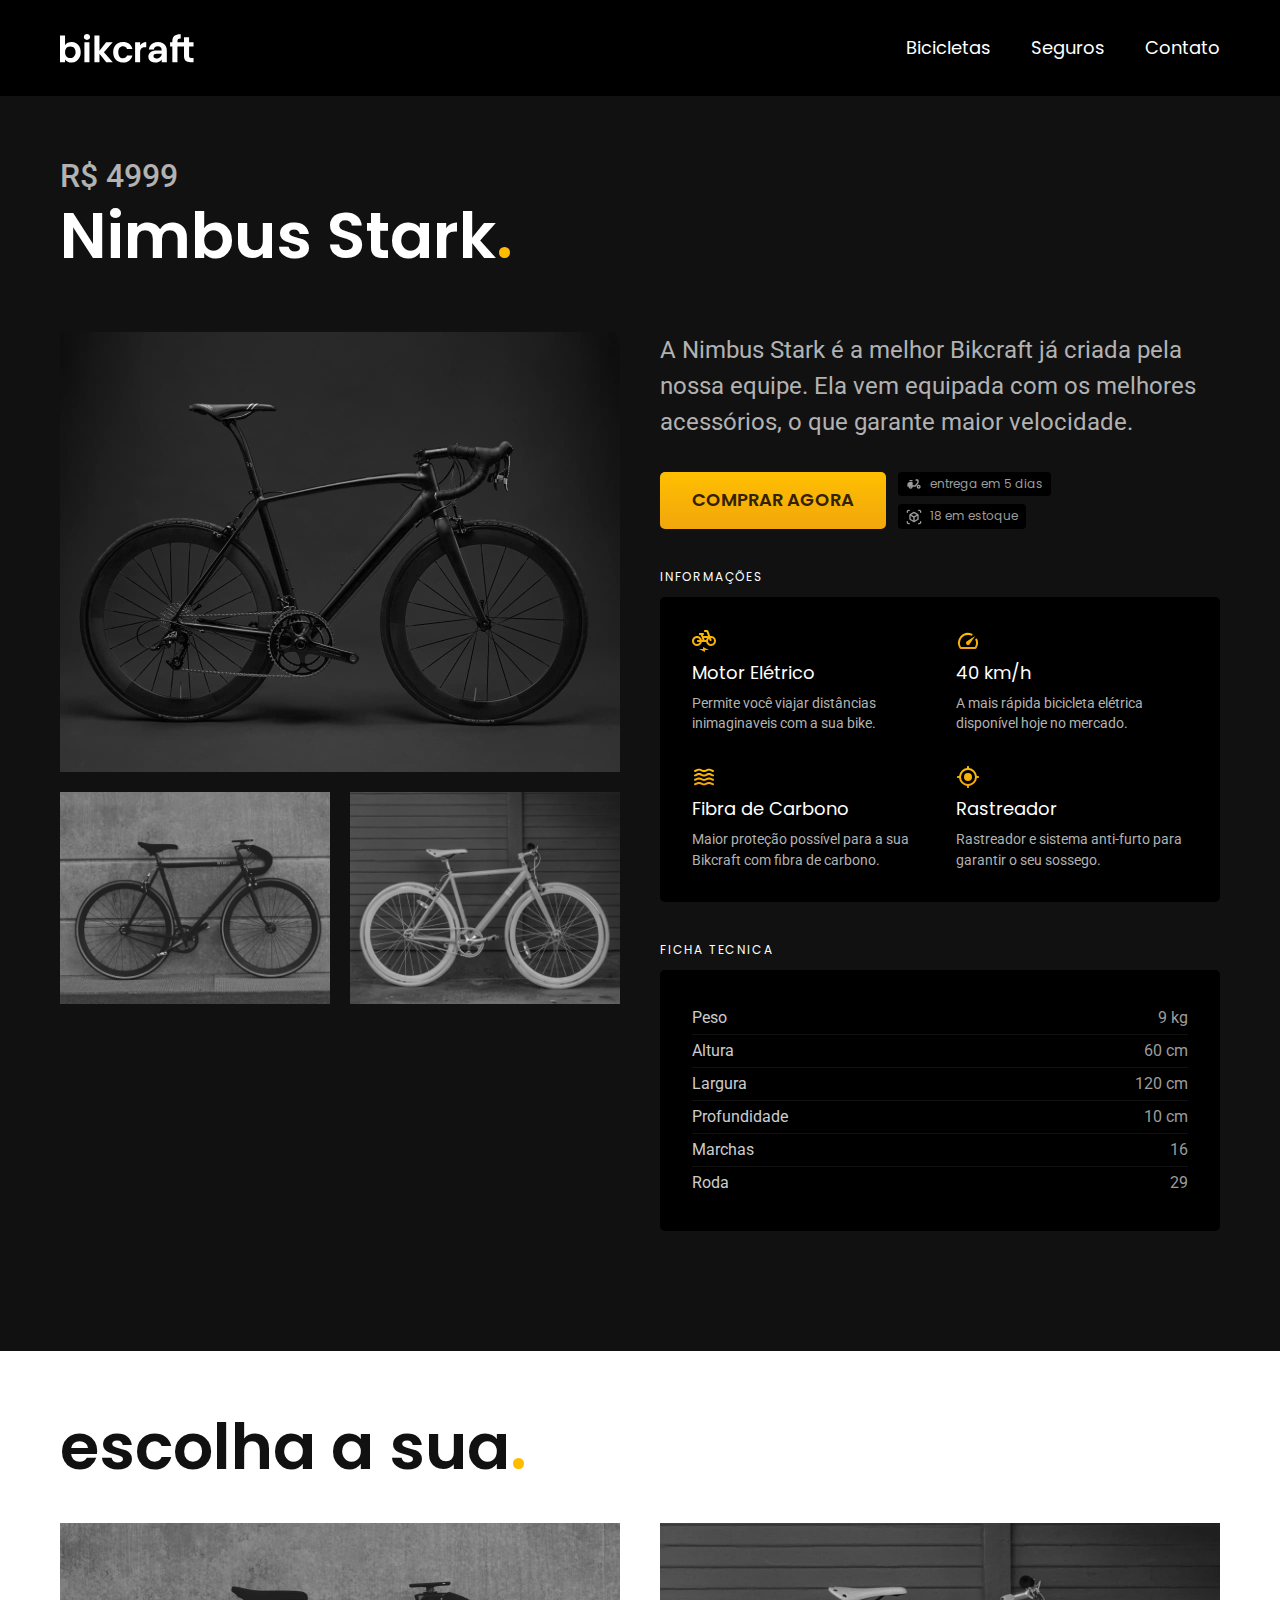
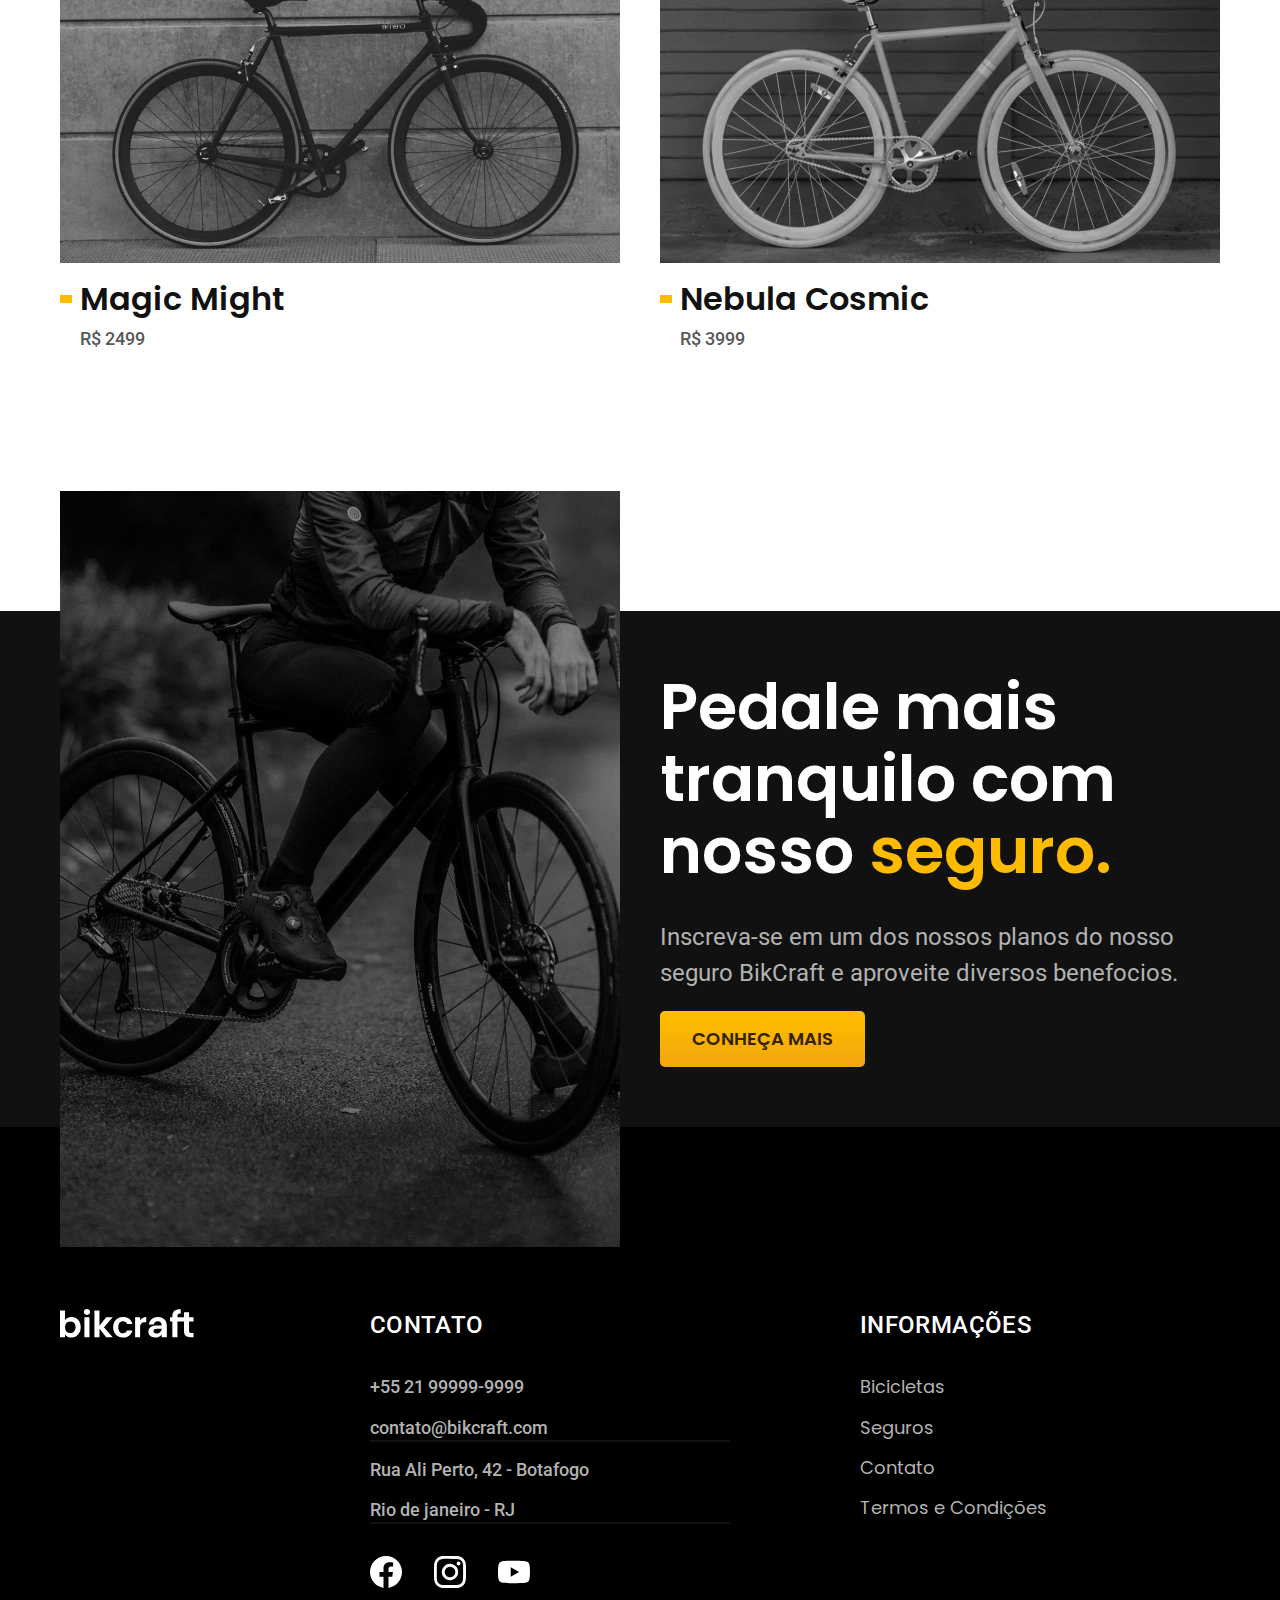
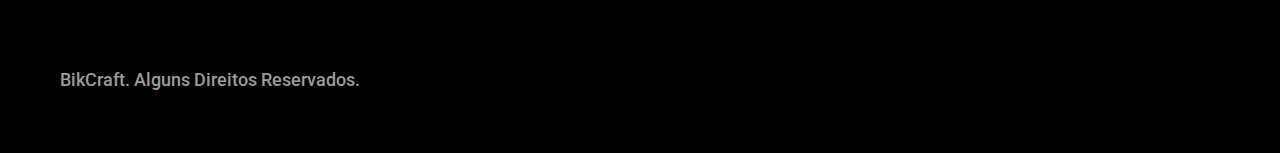
<file: bicicletas/magic.html>
<!DOCTYPE html>
<html lang="pt-br">

<head>
  <meta charset="UTF-8">
  <meta http-equiv="X-UA-Compatible" content="IE=edge">
  <meta name="viewport" content="width=device-width, initial-scale=1.0">
  <title>Nimbus | BikCraft</title>
  <meta name="description" content="Nimbus">
  <link rel="stylesheet" href="/css/style.css">

  <link rel="preconnect" href="https://fonts.googleapis.com">
  <link rel="preconnect" href="https://fonts.gstatic.com" crossorigin>
  <link href="https://fonts.googleapis.com/css2?family=Merriweather:ital,wght@1,900&family=Poppins:wght@400;600&family=Roboto:wght@400;500&display=swap" rel="stylesheet">
</head>

<body id="bicicleta">
  <header class="header-bg">
    <div class="header container">
      <a href="./">
        <img src="/img/bikcraft.svg" alt="BikCraft">
      </a>

      <nav aria-label="Primaria">
        <ul class="header-menu font-1-m">
          <li><a href="./bicicletas.html">Bicicletas</a></li>
          <li><a href="./seguros.html">Seguros</a></li>
          <li><a href="./contato.html">Contato</a></li>
        </ul>
      </nav>
    </div>
  </header>

  <main class="titulo-bg">
    <div>
      <div class="titulo container">
        <p class="font-2-xl cor-5">R$ 4999</p>
        <h1 class="font-1-xxl cor-0">Nimbus Stark<span class="cor-p1">.</span></h1>
      </div>
    </div>

    <div class="bicicleta container">
      <div class="bicicleta-imagens">
        <img src="/img/bicicleta/nimbus1.jpg" alt="">
        <img src="/img/bicicleta/nimbus2.jpg" alt="">
        <img src="/img/bicicleta/nimbus3.jpg" alt="">
      </div>
      <div class="bicicleta-conteudo">
        <p class="font-2-l cor-5">A Nimbus Stark é a melhor Bikcraft já criada pela nossa equipe. Ela vem equipada com os melhores acessórios, o que garante maior velocidade.</p>
        <div class="bicicleta-comprar">
          <a class="botao" href="../orçamento.html">Comprar Agora</a>
          <span class="font-1-xs cor-6"><img src="../img/icones/entrega.svg" alt="">entrega em 5 dias</span>
          <span class="font-1-xs cor-6"><img src="../img/icones/estoque.svg" alt="">18 em estoque</span>
        </div>

        <h2 class="font-1-xs cor-0">Informações</h2>
        <ul class="bicicleta-informacoes">
          <li>
            <img src="/img/icones/eletrica.svg" alt="">
            <h3 class="font-1-m cor-0">Motor Elétrico</h3>
            <p class="font-2-xs cor-5">Permite você viajar distâncias inimaginaveis com a sua bike.</p>
          </li>

          <li>
            <img src="/img/icones/velocidade.svg" alt="">
            <h3 class="font-1-m cor-0">40 km/h</h3>
            <p class="font-2-xs cor-5">A mais rápida bicicleta elétrica disponível hoje no mercado.</p>
          </li>

          <li>
            <img src="/img/icones/carbono.svg" alt="">
            <h3 class="font-1-m cor-0">Fibra de Carbono</h3>
            <p class="font-2-xs cor-5">Maior proteção possível para a sua Bikcraft com fibra de carbono.</p>
          </li>

          <li>
            <img src="/img/icones/rastreador.svg" alt="">
            <h3 class="font-1-m cor-0">Rastreador</h3>
            <p class="font-2-xs cor-5">Rastreador e sistema anti-furto para garantir o seu sossego.</p>
          </li>
        </ul>
        <h2 class="font-1-xs cor-0">Ficha Tecnica</h2>
        <ul class="bicicleta-ficha font-2-s cor-4">
          <li>Peso <span>9 kg</span></li>
          <li>Altura <span>60 cm</span></li>
          <li>Largura <span>120 cm</span></li>
          <li>Profundidade <span>10 cm</span></li>
          <li>Marchas <span>16</span></li>
          <li>Roda <span>29</span></li>
        </ul>
      </div>
    </div>
  </main>

  <article class="bicicletas-lista container">
    <h2 class="font-1-xxl ">escolha a sua<span class="cor-p1">.</span></h2>
    <ul>
      <li>
        <a href="./bicicletas/magic.html">
          <img src="/img/bicicletas/magic.jpg" alt="Bicicleta preta">
          <h3 class="font-1-xl cor-11">Magic Might</h3>
          <span class="font-2-m cor-8">R$ 2499</span>
        </a>
      </li>
      <li>
        <a href="./bicicletas/magic.html">
          <img src="/img/bicicletas/nebula.jpg" alt="Bicicleta preta">
          <h3 class="font-1-xl cor-11">Nebula Cosmic</h3>
          <span class="font-2-m cor-8">R$ 3999</span>
        </a>
      </li>
    </ul>
  </article>

  <article class="seguro-bg">
    <div class="seguro container">
      <div class="seguro-imagem">
        <img src="../img/fotos/seguros.jpg" alt="">
      </div>
      <div class="seguro-conteudo">
        <h2 class="font-1-xxl cor-0">Pedale mais tranquilo com nosso <span class="cor-p1">seguro.</span></h2>
        <p class="font-2-l cor-5">Inscreva-se em um dos nossos planos do nosso seguro BikCraft e aproveite diversos benefocios.</p>
        <a class="botao" href="../seguros.html">Conheça Mais</a>
      </div>
    </div>
  </article>

  <footer class="footer-bg">
    <div class="footer container">
      <img src="/img/bikcraft.svg" alt="Logo BikCraft">
      <div class="footer-contato">
        <h3 class="font-2-l-b cor-0">Contato</h3>
        <ul class="font-2-m cor-5">
          <li><a href="tel:+5521999999999">+55 21 99999-9999</a></li>
          <li><a href="mailto:contato@bikcraft.com"></a>contato@bikcraft.com</li>
          <li>Rua Ali Perto, 42 - Botafogo</li>
          <li>Rio de janeiro - RJ</li>
        </ul>
        <div class="footer-redes">
          <a href="/">
            <img src="/img/redes/facebook.svg" alt="Instagra,">
          </a>
          <a href="/">
            <img src="/img/redes/instagram.svg" alt="FaceBook">
          </a>
          <a href="/">
            <img src="/img/redes/youtube.svg" alt="Youtube">
          </a>
        </div>
      </div>
      <div class="footer-informacoes">
        <h3 class="font-2-l-b cor-0">Informações</h3>
        <nav>
          <ul class="font-1-m cor-5">
            <li><a href="./bicicletas.html">Bicicletas</a></li>
            <li><a href="./seguros.html">Seguros</a></li>
            <li><a href="./contato.html">Contato</a></li>
            <li><a href="./termos.html">Termos e Condições</a></li>
          </ul>
        </nav>
      </div>
      <p class="footer-copy font-2-m cor-6">BikCraft. Alguns Direitos Reservados.</p>
    </div>
  </footer>
</body>
</file>
<file: css/style.css>
@import "/css/global/global.css";
@import "/css/ultilidades.css/tipografia.css";
@import "/css/ultilidades.css/cores.css";

/*global*/
@import "/css/global/header.css";
@import "/css/global/footer.css";

/*home*/
@import "/css/home/introducao.css";
@import "/css/home/tecnologia.css";
@import "/css/home/parceiros.css";
@import "/css/home/depoimento.css";

/*seguros*/
@import "/css/seguros/seguros.css";
@import "/css/seguros/vantagens.css";
@import "/css/seguros/perguntas.css";

/* termos */
@import "/css/termos/termos.css";

/*ultilidades*/
@import "/css/ultilidades.css/componentes.css";

/*bicicletas*/
@import "/css/Bicicletas/bicicletas-lista.css";
@import "/css/Bicicletas/bicicletas.css";

/*bicicletas 02*/
@import "./bicicleta/bicicleta.css";
@import "./bicicleta/seguro.css";
</file>
